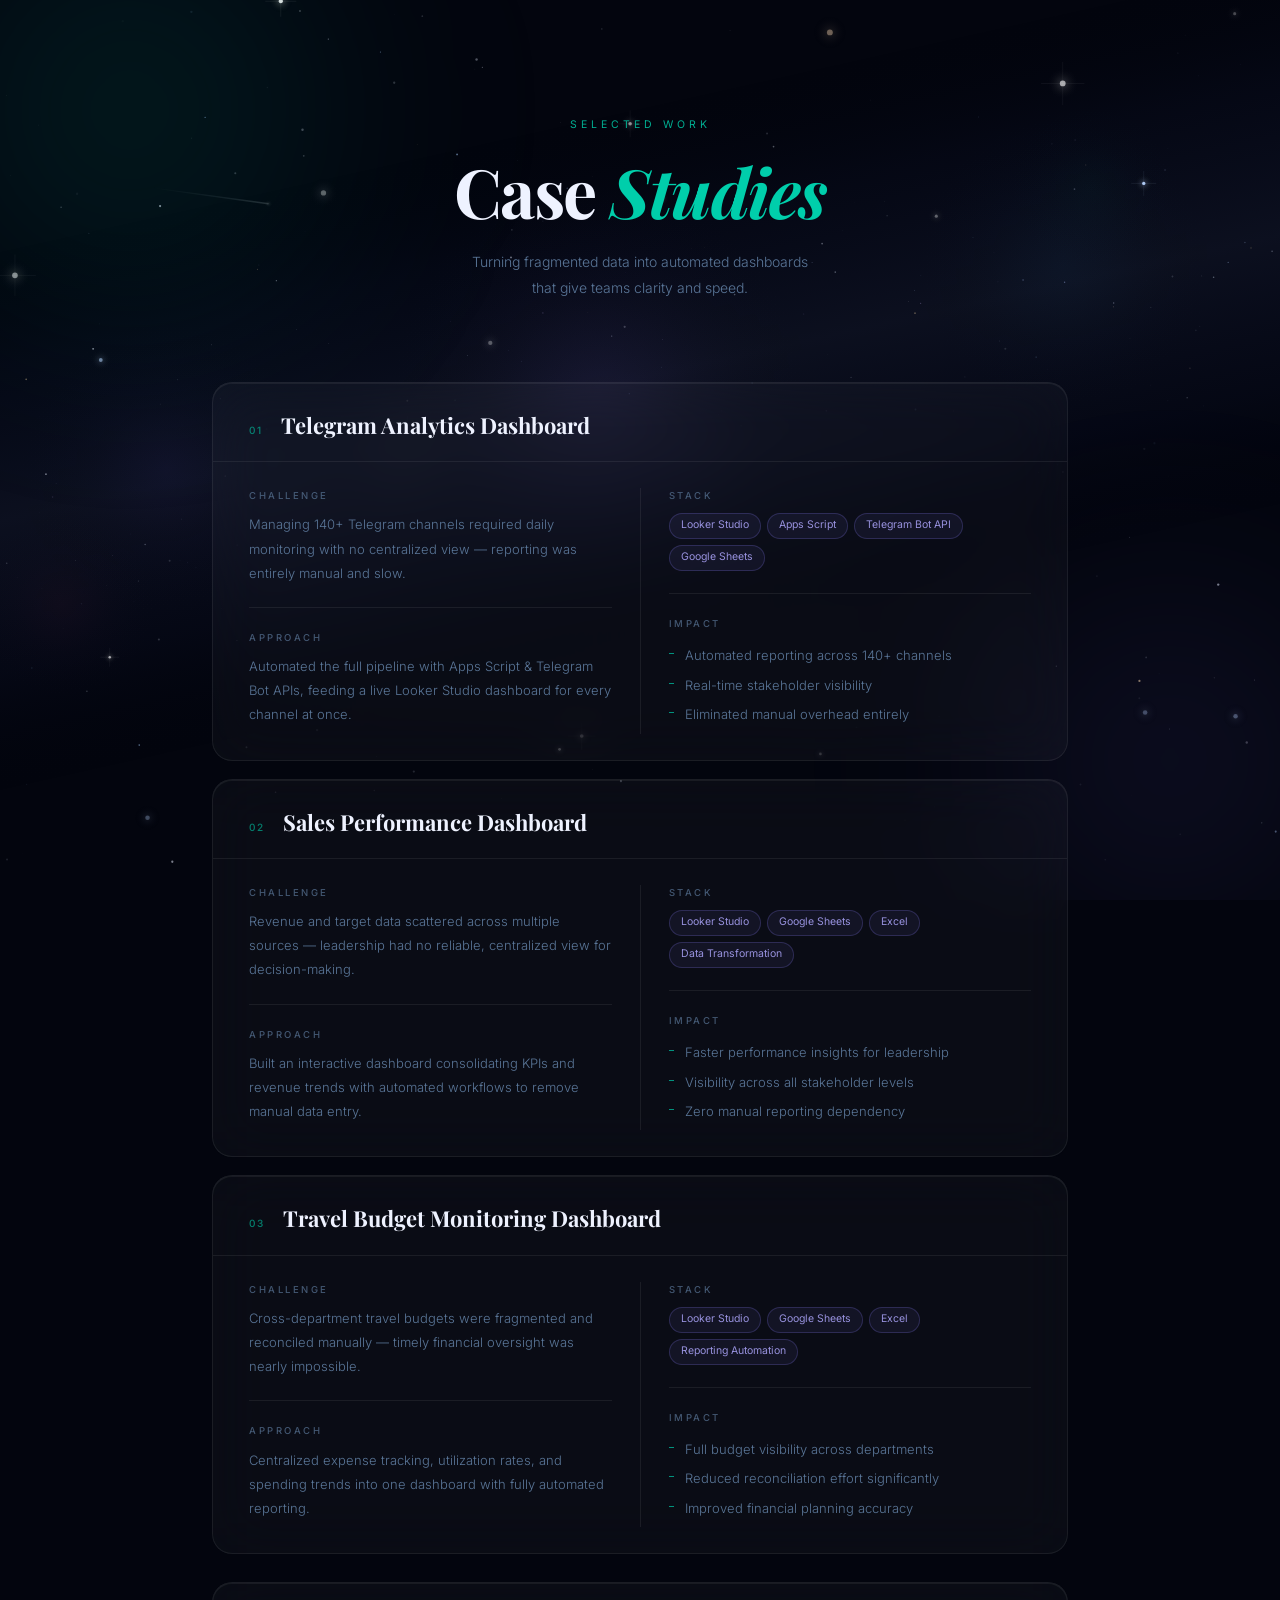
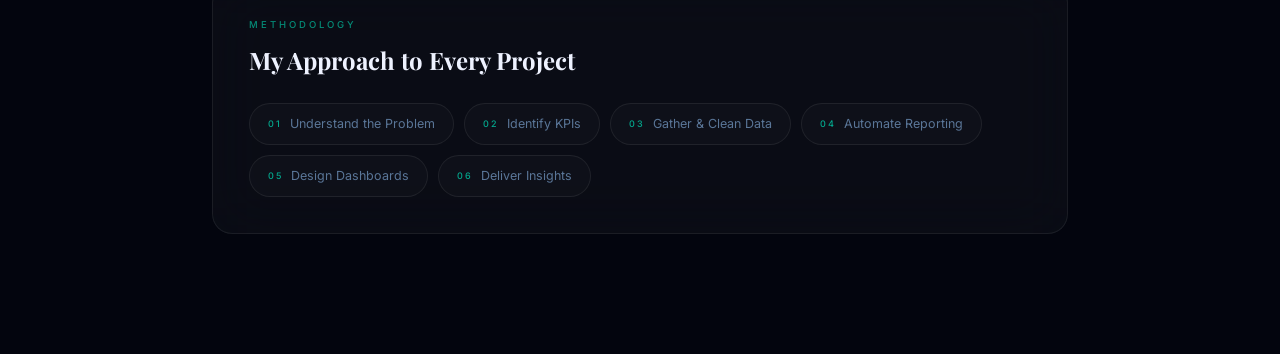
<file: casestudy.html>
<!DOCTYPE html>
<html lang="en">
<head>
  <meta charset="UTF-8">
  <meta name="viewport" content="width=device-width, initial-scale=1.0">
  <title>Case Studies</title>
  <link href="https://fonts.googleapis.com/css2?family=Playfair+Display:ital,wght@0,700;1,400&family=Inter:wght@300;400;500&display=swap" rel="stylesheet">

  <style>
    *, *::before, *::after { box-sizing: border-box; margin: 0; padding: 0; }

    :root {
      --bg:         #03050E;
      --teal:       #00CEAB;
      --violet:     #8B7FFF;
      --text:       #EEF2FF;
      --sub:        #5A7698;
      --glass-bg:   rgba(255,255,255,0.03);
      --glass-bdr:  rgba(255,255,255,0.07);
      --glass-hov:  rgba(255,255,255,0.055);
      --ff-display: 'Playfair Display', Georgia, serif;
      --ff-body:    'Inter', system-ui, sans-serif;
    }

    body {
      background: var(--bg);
      color: var(--text);
      font-family: var(--ff-body);
      line-height: 1.6;
      -webkit-font-smoothing: antialiased;
      overflow-x: hidden;
    }

    /* ── Galaxy canvas — lowest layer ── */
    #cosmos {
      position: fixed;
      inset: 0;
      width: 100%; height: 100%;
      z-index: 0;
      pointer-events: none;
    }

    /* ── CSS nebula orbs — above canvas ── */
    .orbs {
      position: fixed;
      inset: 0;
      pointer-events: none;
      z-index: 1;
      overflow: hidden;
    }
    .orb {
      position: absolute;
      border-radius: 50%;
      filter: blur(110px);
    }
    .orb-a {
      width: 560px; height: 560px;
      background: radial-gradient(circle, rgba(0,206,171,0.16), transparent 68%);
      top: -170px; left: -150px;
      animation: floatA 26s ease-in-out infinite alternate;
    }
    .orb-b {
      width: 460px; height: 460px;
      background: radial-gradient(circle, rgba(139,127,255,0.14), transparent 68%);
      bottom: -90px; right: -120px;
      animation: floatB 22s ease-in-out infinite alternate;
    }
    @keyframes floatA { to { transform: translate(60px, 95px) scale(1.1); } }
    @keyframes floatB { to { transform: translate(-48px, -72px) scale(1.08); } }

    /* ── Section ── */
    .cs {
      position: relative;
      z-index: 2;
      max-width: 920px;
      margin: 0 auto;
      padding: 110px 32px 120px;
    }

    /* ── Header ── */
    .cs-header { text-align: center; margin-bottom: 80px; }
    .cs-eyebrow {
      display: inline-block;
      font-size: 10.5px; letter-spacing: 4px;
      text-transform: uppercase;
      color: var(--teal); font-weight: 400;
      margin-bottom: 22px; opacity: 0.85;
    }
    .cs-h2 {
      font-family: var(--ff-display);
      font-size: clamp(44px, 7vw, 68px);
      font-weight: 700; line-height: 1.04; letter-spacing: -1.5px;
    }
    .cs-h2 em { font-style: italic; color: var(--teal); }
    .cs-desc {
      margin-top: 22px; font-size: 14px; color: var(--sub);
      max-width: 340px; margin-inline: auto;
      font-weight: 300; line-height: 1.9;
    }

    /* ── Cards ── */
    .cs-grid { display: flex; flex-direction: column; gap: 18px; margin-bottom: 28px; }

    .cs-card {
      background: var(--glass-bg);
      backdrop-filter: blur(28px);
      -webkit-backdrop-filter: blur(28px);
      border: 1px solid var(--glass-bdr);
      border-radius: 20px;
      box-shadow: inset 0 1px 0 rgba(255,255,255,0.06);
      overflow: hidden;
      opacity: 0; transform: translateY(28px);
      transition: opacity .6s ease, transform .6s cubic-bezier(.22,1,.36,1);
    }
    .cs-card.in-view { opacity: 1; transform: translateY(0); }
    .cs-card:hover {
      background: var(--glass-hov);
      border-color: rgba(0,206,171,0.22);
      box-shadow: inset 0 1px 0 rgba(255,255,255,0.09),
                  0 28px 72px rgba(0,0,0,0.55),
                  0 0 0 1px rgba(0,206,171,0.05);
      transform: translateY(-5px);
      transition: all .38s cubic-bezier(.22,1,.36,1);
    }
    .cs-card.in-view:hover { opacity: 1; }

    .cs-card-head {
      padding: 28px 36px 22px;
      border-bottom: 1px solid var(--glass-bdr);
      display: flex; align-items: baseline; gap: 18px;
    }
    .cs-num { font-size: 10px; letter-spacing: 2px; color: var(--teal); font-weight: 500; opacity: .6; flex-shrink: 0; }
    .cs-title { font-family: var(--ff-display); font-size: clamp(18px,2.5vw,22px); font-weight: 700; line-height: 1.3; }

    .cs-body { display: grid; grid-template-columns: 1fr 1px 1fr; }
    .cs-sep { background: var(--glass-bdr); margin: 26px 0; }
    .cs-col { padding: 26px 36px 30px; }
    .cs-col-l { padding-right: 28px; }
    .cs-col-r { padding-left: 28px; }
    .cs-row + .cs-row { margin-top: 22px; padding-top: 22px; border-top: 1px solid var(--glass-bdr); }

    .cs-label { font-size: 9.5px; letter-spacing: 2.5px; text-transform: uppercase; color: var(--sub); font-weight: 500; margin-bottom: 9px; opacity: .72; }
    .cs-text  { font-size: 13px; color: var(--sub); line-height: 1.85; font-weight: 300; }

    .cs-tools { display: flex; flex-wrap: wrap; gap: 6px; margin-top: 10px; }
    .cs-badge {
      font-size: 10.5px; padding: 3px 11px 4px;
      border-radius: 100px;
      border: 1px solid rgba(139,127,255,0.22);
      background: rgba(139,127,255,0.07);
      color: rgba(175,168,255,0.85);
      font-weight: 400; transition: all .2s;
    }
    .cs-card:hover .cs-badge { border-color: rgba(139,127,255,0.36); background: rgba(139,127,255,0.13); }

    .cs-impact { list-style: none; margin-top: 10px; }
    .cs-impact li { font-size: 13px; color: var(--sub); padding: 4px 0 4px 16px; position: relative; line-height: 1.65; font-weight: 300; }
    .cs-impact li::before { content: ''; position: absolute; left: 0; top: 12px; width: 5px; height: 1px; background: var(--teal); opacity: .7; }

    /* ── Methodology ── */
    .cs-method {
      background: var(--glass-bg);
      backdrop-filter: blur(28px); -webkit-backdrop-filter: blur(28px);
      border: 1px solid var(--glass-bdr); border-radius: 20px;
      box-shadow: inset 0 1px 0 rgba(255,255,255,0.06);
      padding: 34px 36px 36px;
    }
    .cs-method-eye { font-size: 9.5px; letter-spacing: 3px; text-transform: uppercase; color: var(--teal); font-weight: 500; opacity: .65; margin-bottom: 8px; }
    .cs-method-title { font-family: var(--ff-display); font-size: clamp(19px,2.5vw,24px); font-weight: 700; margin-bottom: 24px; }
    .cs-steps { display: flex; flex-wrap: wrap; gap: 10px; }
    .cs-step {
      display: inline-flex; align-items: center; gap: 9px;
      padding: 10px 18px; border: 1px solid var(--glass-bdr);
      border-radius: 100px; background: rgba(255,255,255,0.018);
      cursor: default; transition: all .22s;
    }
    .cs-step:hover { border-color: rgba(0,206,171,0.28); background: rgba(0,206,171,0.05); }
    .cs-step-n { font-size: 9px; letter-spacing: 1.5px; color: var(--teal); font-weight: 500; opacity: .8; }
    .cs-step-t { font-size: 12.5px; color: var(--sub); font-weight: 400; }

    /* ── Responsive ── */
    @media (max-width: 720px) {
      .cs { padding: 80px 22px 90px; }
      .cs-card-head { padding: 24px 26px 20px; flex-direction: column; gap: 3px; }
      .cs-body { grid-template-columns: 1fr; }
      .cs-sep { display: none; }
      .cs-col { padding: 22px 26px; }
      .cs-col-l { border-bottom: 1px solid var(--glass-bdr); padding-bottom: 22px; }
      .cs-col-r { padding-top: 22px; }
      .cs-method { padding: 28px 24px 30px; }
    }
    @media (prefers-reduced-motion: reduce) {
      .orb { animation: none !important; }
      .cs-card { opacity: 1; transform: none; transition: none; }
      #cosmos { display: none; }
    }
  </style>
</head>
<body>

<!-- Layer 0: Galaxy canvas -->
<canvas id="cosmos" aria-hidden="true"></canvas>

<!-- Layer 1: Large CSS nebula blobs -->
<div class="orbs" aria-hidden="true">
  <div class="orb orb-a"></div>
  <div class="orb orb-b"></div>
</div>

<!-- Layer 2: Content -->
<section class="cs" id="case-studies">

  <header class="cs-header">
    <span class="cs-eyebrow">Selected Work</span>
    <h2 class="cs-h2">Case <em>Studies</em></h2>
    <p class="cs-desc">Turning fragmented data into automated dashboards that give teams clarity and speed.</p>
  </header>

  <div class="cs-grid">

    <article class="cs-card">
      <div class="cs-card-head">
        <span class="cs-num">01</span>
        <h3 class="cs-title">Telegram Analytics Dashboard</h3>
      </div>
      <div class="cs-body">
        <div class="cs-col cs-col-l">
          <div class="cs-row">
            <p class="cs-label">Challenge</p>
            <p class="cs-text">Managing 140+ Telegram channels required daily monitoring with no centralized view — reporting was entirely manual and slow.</p>
          </div>
          <div class="cs-row">
            <p class="cs-label">Approach</p>
            <p class="cs-text">Automated the full pipeline with Apps Script & Telegram Bot APIs, feeding a live Looker Studio dashboard for every channel at once.</p>
          </div>
        </div>
        <div class="cs-sep" aria-hidden="true"></div>
        <div class="cs-col cs-col-r">
          <div class="cs-row">
            <p class="cs-label">Stack</p>
            <div class="cs-tools">
              <span class="cs-badge">Looker Studio</span>
              <span class="cs-badge">Apps Script</span>
              <span class="cs-badge">Telegram Bot API</span>
              <span class="cs-badge">Google Sheets</span>
            </div>
          </div>
          <div class="cs-row">
            <p class="cs-label">Impact</p>
            <ul class="cs-impact">
              <li>Automated reporting across 140+ channels</li>
              <li>Real-time stakeholder visibility</li>
              <li>Eliminated manual overhead entirely</li>
            </ul>
          </div>
        </div>
      </div>
    </article>

    <article class="cs-card">
      <div class="cs-card-head">
        <span class="cs-num">02</span>
        <h3 class="cs-title">Sales Performance Dashboard</h3>
      </div>
      <div class="cs-body">
        <div class="cs-col cs-col-l">
          <div class="cs-row">
            <p class="cs-label">Challenge</p>
            <p class="cs-text">Revenue and target data scattered across multiple sources — leadership had no reliable, centralized view for decision-making.</p>
          </div>
          <div class="cs-row">
            <p class="cs-label">Approach</p>
            <p class="cs-text">Built an interactive dashboard consolidating KPIs and revenue trends with automated workflows to remove manual data entry.</p>
          </div>
        </div>
        <div class="cs-sep" aria-hidden="true"></div>
        <div class="cs-col cs-col-r">
          <div class="cs-row">
            <p class="cs-label">Stack</p>
            <div class="cs-tools">
              <span class="cs-badge">Looker Studio</span>
              <span class="cs-badge">Google Sheets</span>
              <span class="cs-badge">Excel</span>
              <span class="cs-badge">Data Transformation</span>
            </div>
          </div>
          <div class="cs-row">
            <p class="cs-label">Impact</p>
            <ul class="cs-impact">
              <li>Faster performance insights for leadership</li>
              <li>Visibility across all stakeholder levels</li>
              <li>Zero manual reporting dependency</li>
            </ul>
          </div>
        </div>
      </div>
    </article>

    <article class="cs-card">
      <div class="cs-card-head">
        <span class="cs-num">03</span>
        <h3 class="cs-title">Travel Budget Monitoring Dashboard</h3>
      </div>
      <div class="cs-body">
        <div class="cs-col cs-col-l">
          <div class="cs-row">
            <p class="cs-label">Challenge</p>
            <p class="cs-text">Cross-department travel budgets were fragmented and reconciled manually — timely financial oversight was nearly impossible.</p>
          </div>
          <div class="cs-row">
            <p class="cs-label">Approach</p>
            <p class="cs-text">Centralized expense tracking, utilization rates, and spending trends into one dashboard with fully automated reporting.</p>
          </div>
        </div>
        <div class="cs-sep" aria-hidden="true"></div>
        <div class="cs-col cs-col-r">
          <div class="cs-row">
            <p class="cs-label">Stack</p>
            <div class="cs-tools">
              <span class="cs-badge">Looker Studio</span>
              <span class="cs-badge">Google Sheets</span>
              <span class="cs-badge">Excel</span>
              <span class="cs-badge">Reporting Automation</span>
            </div>
          </div>
          <div class="cs-row">
            <p class="cs-label">Impact</p>
            <ul class="cs-impact">
              <li>Full budget visibility across departments</li>
              <li>Reduced reconciliation effort significantly</li>
              <li>Improved financial planning accuracy</li>
            </ul>
          </div>
        </div>
      </div>
    </article>

  </div>

  <div class="cs-method">
    <p class="cs-method-eye">Methodology</p>
    <h3 class="cs-method-title">My Approach to Every Project</h3>
    <div class="cs-steps">
      <div class="cs-step"><span class="cs-step-n">01</span><span class="cs-step-t">Understand the Problem</span></div>
      <div class="cs-step"><span class="cs-step-n">02</span><span class="cs-step-t">Identify KPIs</span></div>
      <div class="cs-step"><span class="cs-step-n">03</span><span class="cs-step-t">Gather &amp; Clean Data</span></div>
      <div class="cs-step"><span class="cs-step-n">04</span><span class="cs-step-t">Automate Reporting</span></div>
      <div class="cs-step"><span class="cs-step-n">05</span><span class="cs-step-t">Design Dashboards</span></div>
      <div class="cs-step"><span class="cs-step-n">06</span><span class="cs-step-t">Deliver Insights</span></div>
    </div>
  </div>

</section>

<script>
/* ================================================================
   GALAXY RENDERER
   Layers (back → front):
   1. Milky Way band glow  — soft diagonal luminous haze
   2. Nebula colour patches — radial blobs tinted rose/teal/blue
   3. Band stars            — dense Gaussian cluster along the band
   4. Background stars      — scattered field, soft twinkle
   5. Bright stars          — halos + optional diffraction spikes
   6. Shooting star          — rare streak event
================================================================ */

const cvs = document.getElementById('cosmos');
const cx  = cvs.getContext('2d');
let W, H;

/* ── Tunables ── */
const BAND_ANGLE = -0.22;                     // radians — diagonal tilt
const cosB = Math.cos(BAND_ANGLE);
const sinB = Math.sin(BAND_ANGLE);

/* ── Star stores ── */
let bgStars = [], bandStars = [], brightStars = [];

/* ── Shooting star state ── */
let shooter = null, nextShot = 0;

/* ── Box-Muller gaussian ── */
function gauss() {
  let u, v;
  do { u = Math.random(); } while (!u);
  do { v = Math.random(); } while (!v);
  return Math.sqrt(-2 * Math.log(u)) * Math.cos(2 * Math.PI * v);
}

/* ── Colour pickers ── */
function pickBandColor() {
  const r = Math.random();
  if (r < 0.28) return '#b0c8ff';  // blue-white
  if (r < 0.46) return '#d0b8ff';  // violet-tinged
  if (r < 0.56) return '#ffd4c0';  // warm yellow
  return '#dde8ff';
}
function pickBgColor() {
  const r = Math.random();
  if (r < 0.12) return '#aaceff';
  if (r < 0.22) return '#ffddaa';
  return '#e8eeff';
}

/* ── Build all stars on resize ── */
function buildStars() {
  bgStars    = [];
  bandStars  = [];
  brightStars= [];

  const bCX = W * 0.5, bCY = H * 0.42;
  const sigma   = H * 0.19;
  const bandLen = Math.hypot(W, H) * 1.65;

  /* Background scatter */
  const N = Math.min(260, (W * H / 6200) | 0);
  for (let i = 0; i < N; i++) {
    bgStars.push({
      x: Math.random() * W,
      y: Math.random() * H,
      r: 0.22 + Math.random() * 1.0,
      base: 0.10 + Math.random() * 0.50,
      ph: Math.random() * 6.28,
      sp: 0.002 + Math.random() * 0.007,
      col: pickBgColor()
    });
  }

  /* Milky Way band — Gaussian perpendicular spread */
  const M = Math.min(720, (W * H / 2100) | 0);
  for (let i = 0; i < M; i++) {
    const along = (Math.random() - 0.5) * bandLen;
    const perp  = gauss() * sigma;
    const dens  = Math.exp(-(perp * perp) / (2 * sigma * sigma * 0.28));
    bandStars.push({
      x: bCX + cosB * along - sinB * perp,
      y: bCY + sinB * along + cosB * perp,
      r: Math.random() * 0.85,
      base: dens * 0.40,
      ph: Math.random() * 6.28,
      sp: 0.001 + Math.random() * 0.004,
      col: pickBandColor()
    });
  }

  /* Bright highlights */
  for (let i = 0; i < 24; i++) {
    brightStars.push({
      x: Math.random() * W,
      y: Math.random() * H,
      r: 1.2 + Math.random() * 1.8,
      base: 0.45 + Math.random() * 0.55,
      ph: Math.random() * 6.28,
      sp: 0.003 + Math.random() * 0.006,
      col: Math.random() < 0.3 ? '#b8d4ff' : Math.random() < 0.2 ? '#ffddb8' : '#ffffff',
      spike: Math.random() > 0.45
    });
  }
}

function resize() {
  W = cvs.width  = window.innerWidth;
  H = cvs.height = window.innerHeight;
  buildStars();
}

/* ── Render ── */
let T = 0;

function frame() {
  requestAnimationFrame(frame);
  cx.clearRect(0, 0, W, H);
  T += 0.016;

  const bCX = W * 0.5, bCY = H * 0.42;

  /* 1 ── Milky Way band glow */
  cx.save();
  cx.translate(bCX, bCY);
  cx.rotate(BAND_ANGLE);
  const hw = H * 0.30, hl = Math.hypot(W, H) * 0.96;
  const bandGrd = cx.createLinearGradient(0, -hw, 0, hw);
  bandGrd.addColorStop(0,    'rgba(0,0,0,0)');
  bandGrd.addColorStop(0.22, 'rgba(90,115,230,0.032)');
  bandGrd.addColorStop(0.5,  'rgba(140,165,255,0.072)');
  bandGrd.addColorStop(0.78, 'rgba(90,115,230,0.032)');
  bandGrd.addColorStop(1,    'rgba(0,0,0,0)');
  cx.fillStyle = bandGrd;
  cx.fillRect(-hl, -hw, hl * 2, hw * 2);
  cx.restore();

  /* 2 ── Nebula colour patches */
  const L = Math.hypot(W, H) * 1.4;
  const patches = [
    { t:-0.52, p:  25, r:H*0.19, rgb:[70,90,220],  a:0.058 },  // far blue
    { t:-0.22, p: -15, r:H*0.17, rgb:[100,75,210],  a:0.065 },  // violet arm
    { t:-0.02, p:   8, r:H*0.24, rgb:[130,100,220], a:0.095, ph:1.2 }, // galactic core
    { t: 0.20, p: -18, r:H*0.17, rgb:[50,130,195],  a:0.055 },  // blue-green arm
    { t: 0.50, p:  12, r:H*0.15, rgb:[70,90,215],   a:0.050 },  // far edge
    { t:-0.28, p:  95, r:H*0.11, rgb:[210,65,125],  a:0.040, ph:2.0 }, // rose nebula
    { t: 0.22, p: -88, r:H*0.10, rgb:[0,185,150],   a:0.038, ph:3.5 }, // teal cluster
    { t:-0.44, p:-100, r:H*0.09, rgb:[160,75,200],  a:0.032, ph:0.7 }, // violet wisp
  ];
  for (const p of patches) {
    const pulse = p.ph !== undefined
      ? 0.78 + 0.22 * Math.sin(T * 0.12 + p.ph)
      : 1;
    const px = bCX + cosB * p.t * L - sinB * p.p;
    const py = bCY + sinB * p.t * L + cosB * p.p;
    const [r,g,b] = p.rgb;
    const grd = cx.createRadialGradient(px, py, 0, px, py, p.r);
    grd.addColorStop(0,   `rgba(${r},${g},${b},${(p.a * pulse).toFixed(3)})`);
    grd.addColorStop(0.45,`rgba(${r},${g},${b},${(p.a * pulse * 0.32).toFixed(3)})`);
    grd.addColorStop(1,   'rgba(0,0,0,0)');
    cx.fillStyle = grd;
    cx.fillRect(0, 0, W, H);
  }

  /* 3 ── Band stars */
  for (const s of bandStars) {
    const a = s.base * (0.52 + 0.48 * Math.sin(s.ph + T * s.sp));
    if (a < 0.022) continue;
    cx.globalAlpha = a;
    cx.fillStyle = s.col;
    cx.beginPath();
    cx.arc(s.x, s.y, s.r, 0, 6.283);
    cx.fill();
  }

  /* 4 ── Background stars */
  for (const s of bgStars) {
    const a = s.base * (0.48 + 0.52 * Math.sin(s.ph + T * s.sp));
    cx.globalAlpha = a;
    cx.fillStyle = s.col;
    cx.beginPath();
    cx.arc(s.x, s.y, s.r, 0, 6.283);
    cx.fill();
  }

  /* 5 ── Bright stars with halos + spikes */
  for (const s of brightStars) {
    const a = s.base * (0.68 + 0.32 * Math.sin(s.ph + T * s.sp));

    /* soft halo */
    const halo = cx.createRadialGradient(s.x, s.y, 0, s.x, s.y, s.r * 5.5);
    halo.addColorStop(0, s.col);
    halo.addColorStop(1, 'rgba(0,0,0,0)');
    cx.globalAlpha = a * 0.26;
    cx.fillStyle = halo;
    cx.fillRect(s.x - s.r*6, s.y - s.r*6, s.r*12, s.r*12);

    /* core */
    cx.globalAlpha = a;
    cx.fillStyle = s.col;
    cx.beginPath();
    cx.arc(s.x, s.y, s.r, 0, 6.283);
    cx.fill();

    /* diffraction spikes */
    if (s.spike && a > 0.48) {
      const sp = s.r * 7.5;
      cx.globalAlpha = a * 0.16;
      cx.strokeStyle = s.col;
      cx.lineWidth = 0.5;
      cx.beginPath();
      cx.moveTo(s.x - sp, s.y); cx.lineTo(s.x + sp, s.y);
      cx.moveTo(s.x, s.y - sp); cx.lineTo(s.x, s.y + sp);
      cx.stroke();
    }
  }

  /* 6 ── Shooting star */
  const now = performance.now();
  if (!shooter && now > nextShot) {
    shooter = {
      x: W * 0.08 + Math.random() * W * 0.62,
      y: H * 0.04 + Math.random() * H * 0.28,
      vx: 5.5 + Math.random() * 7.5,
      vy: 1.5 + Math.random() * 3.2,
      trail: 88 + Math.random() * 70,
      life: 0,
      max:  50 + (Math.random() * 38) | 0
    };
  }
  if (shooter) {
    shooter.life++;
    const prog = shooter.life / shooter.max;
    const fade = Math.sin(prog * Math.PI);
    const spd  = Math.hypot(shooter.vx, shooter.vy);
    const x2   = shooter.x + shooter.vx * shooter.life;
    const y2   = shooter.y + shooter.vy * shooter.life;
    const x1   = x2 - (shooter.vx / spd) * shooter.trail;
    const y1   = y2 - (shooter.vy / spd) * shooter.trail;

    const sg = cx.createLinearGradient(x1, y1, x2, y2);
    sg.addColorStop(0, 'rgba(210,230,255,0)');
    sg.addColorStop(0.7, `rgba(220,238,255,${(fade * 0.55).toFixed(3)})`);
    sg.addColorStop(1, `rgba(240,248,255,${(fade * 0.92).toFixed(3)})`);

    cx.globalAlpha = 1;
    cx.beginPath();
    cx.moveTo(x1, y1);
    cx.lineTo(x2, y2);
    cx.strokeStyle = sg;
    cx.lineWidth = 1.4;
    cx.stroke();

    /* tiny head glow */
    cx.globalAlpha = fade * 0.6;
    const hg = cx.createRadialGradient(x2, y2, 0, x2, y2, 4);
    hg.addColorStop(0, 'rgba(240,248,255,1)');
    hg.addColorStop(1, 'rgba(0,0,0,0)');
    cx.fillStyle = hg;
    cx.fillRect(x2-4, y2-4, 8, 8);

    if (shooter.life >= shooter.max) {
      shooter = null;
      nextShot = performance.now() + 5000 + Math.random() * 9000;
    }
  }

  cx.globalAlpha = 1;
}

window.addEventListener('resize', resize);
resize();
nextShot = performance.now() + 2800;
frame();

/* ── Card scroll entrance (staggered) ── */
const cards = document.querySelectorAll('.cs-card');
const obs = new IntersectionObserver(entries => {
  entries.forEach(e => {
    if (e.isIntersecting) {
      const i = [...cards].indexOf(e.target);
      setTimeout(() => e.target.classList.add('in-view'), i * 90);
      obs.unobserve(e.target);
    }
  });
}, { threshold: 0.06 });
cards.forEach(c => obs.observe(c));
</script>

</body>
</html>
</file>
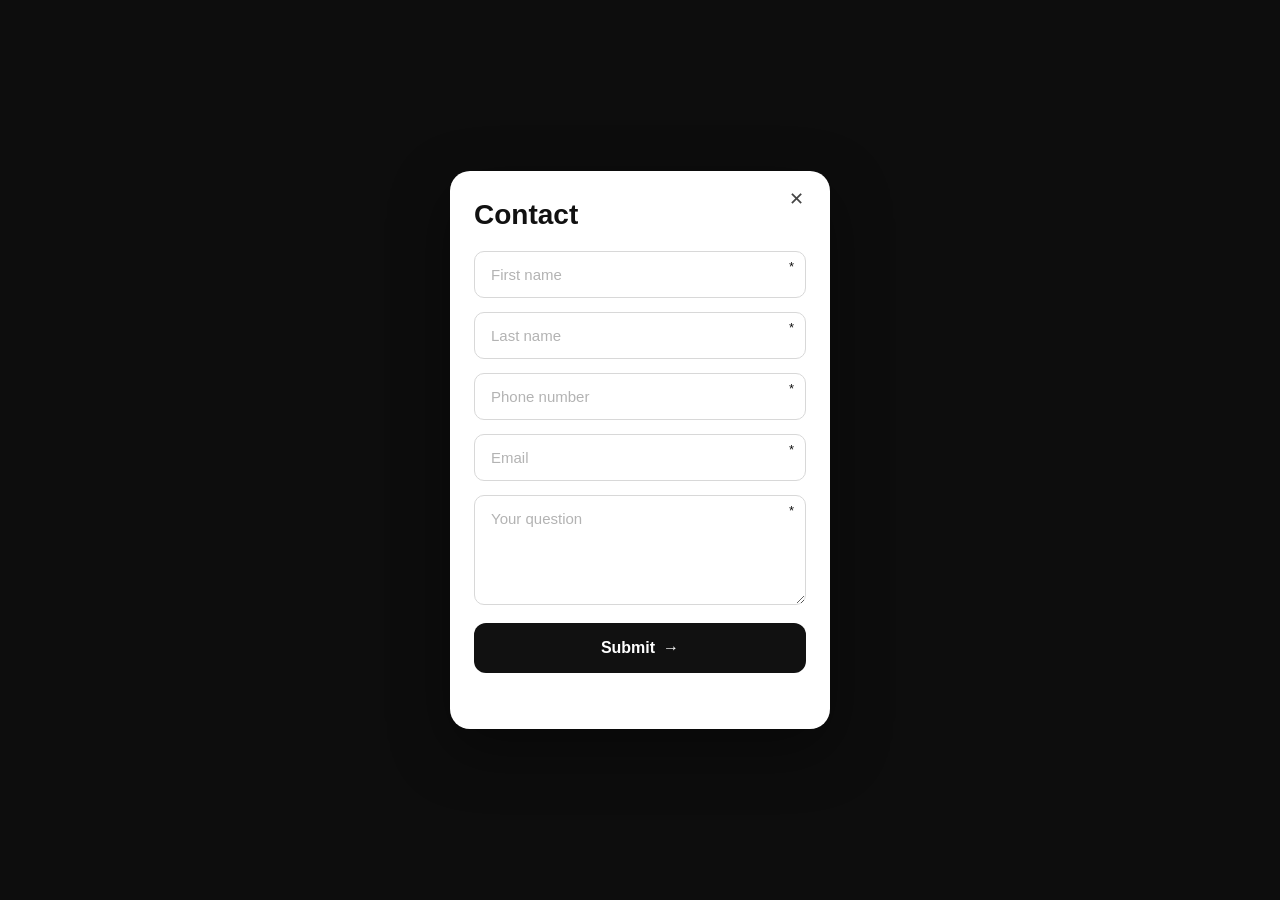
<file: contact.html>
<!DOCTYPE html>
<html lang="en">
<head>
<meta charset="UTF-8">
<meta name="viewport" content="width=device-width, initial-scale=1.0">
<title>Contact</title>
<style>
  * { box-sizing: border-box; }

  body {
    margin: 0;
    min-height: 100vh;
    display: flex;
    align-items: center;
    justify-content: center;
    background: #0d0d0d;
    font-family: -apple-system, BlinkMacSystemFont, "Segoe UI", Roboto, Helvetica, Arial, sans-serif;
    padding: 24px;
  }

  .card {
    background: #ffffff;
    width: 100%;
    max-width: 380px;
    border-radius: 20px;
    padding: 28px 24px 24px;
    position: relative;
    box-shadow: 0 20px 60px rgba(0,0,0,0.4);
  }

  .close-btn {
    position: absolute;
    top: 18px;
    right: 20px;
    background: none;
    border: none;
    font-size: 18px;
    color: #444;
    cursor: pointer;
    line-height: 1;
  }

  h1 {
    font-size: 28px;
    font-weight: 800;
    margin: 0 0 20px 0;
    color: #111;
  }

  .field {
    position: relative;
    margin-bottom: 14px;
  }

  .field .asterisk {
    position: absolute;
    top: 8px;
    right: 12px;
    color: #111;
    font-size: 13px;
  }

  input, textarea {
    width: 100%;
    border: 1.5px solid #d8d8d8;
    border-radius: 10px;
    padding: 14px 16px;
    font-size: 15px;
    color: #333;
    background: #fff;
    outline: none;
    font-family: inherit;
  }

  input::placeholder, textarea::placeholder {
    color: #b3b3b3;
  }

  input:focus, textarea:focus {
    border-color: #7fb2f0;
    box-shadow: 0 0 0 3px rgba(127,178,240,0.25);
  }

  textarea {
    resize: vertical;
    min-height: 110px;
  }

  .submit-btn {
    width: 100%;
    background: #111;
    color: #fff;
    border: none;
    border-radius: 12px;
    padding: 16px;
    font-size: 16px;
    font-weight: 700;
    cursor: pointer;
    display: flex;
    align-items: center;
    justify-content: center;
    gap: 8px;
    margin-top: 6px;
    transition: background 0.2s ease, transform 0.1s ease;
  }

  .submit-btn:hover { background: #000; }
  .submit-btn:active { transform: scale(0.98); }
  .submit-btn:disabled { opacity: 0.6; cursor: not-allowed; }

  .status-msg {
    text-align: center;
    font-size: 14px;
    margin-top: 14px;
    min-height: 18px;
  }

  .status-msg.success { color: #1a7f37; }
  .status-msg.error { color: #c0392b; }
</style>
</head>
<body>

<div class="card">
  <button class="close-btn" aria-label="Close" onclick="document.querySelector('.card').style.display='none'">✕</button>
  <h1>Contact</h1>

  <form id="contactForm">
    <div class="field">
      <input type="text" id="firstName" name="firstName" placeholder="First name" required>
      <span class="asterisk">*</span>
    </div>

    <div class="field">
      <input type="text" id="lastName" name="lastName" placeholder="Last name" required>
      <span class="asterisk">*</span>
    </div>

    <div class="field">
      <input type="tel" id="phone" name="phone" placeholder="Phone number" required>
      <span class="asterisk">*</span>
    </div>

    <div class="field">
      <input type="email" id="email" name="email" placeholder="Email" required>
      <span class="asterisk">*</span>
    </div>

    <div class="field">
      <textarea id="question" name="question" placeholder="Your question" required></textarea>
      <span class="asterisk">*</span>
    </div>

    <button type="submit" class="submit-btn" id="submitBtn">
      Submit <span>&#8594;</span>
    </button>

    <div class="status-msg" id="statusMsg"></div>
  </form>
</div>

<script>
  // ⚠️ Replace this with your own Google Apps Script Web App URL (see setup instructions).
  const SCRIPT_URL = "PASTE_YOUR_GOOGLE_APPS_SCRIPT_WEB_APP_URL_HERE";

  const form = document.getElementById("contactForm");
  const submitBtn = document.getElementById("submitBtn");
  const statusMsg = document.getElementById("statusMsg");

  form.addEventListener("submit", async function (e) {
    e.preventDefault();

    statusMsg.textContent = "";
    statusMsg.className = "status-msg";
    submitBtn.disabled = true;
    submitBtn.textContent = "Sending...";

    const data = {
      firstName: document.getElementById("firstName").value,
      lastName: document.getElementById("lastName").value,
      phone: document.getElementById("phone").value,
      email: document.getElementById("email").value,
      question: document.getElementById("question").value,
      timestamp: new Date().toISOString()
    };

    try {
      await fetch(SCRIPT_URL, {
        method: "POST",
        mode: "no-cors", // Apps Script web apps don't return CORS headers by default
        headers: { "Content-Type": "application/json" },
        body: JSON.stringify(data)
      });

      // Because of no-cors mode we can't read the response,
      // so we optimistically assume success if no network error was thrown.
      statusMsg.textContent = "Thanks! Your message has been sent.";
      statusMsg.classList.add("success");
      form.reset();
    } catch (err) {
      statusMsg.textContent = "Something went wrong. Please try again.";
      statusMsg.classList.add("error");
    } finally {
      submitBtn.disabled = false;
      submitBtn.innerHTML = 'Submit <span>&#8594;</span>';
    }
  });
</script>

</body>
</html>
</file>
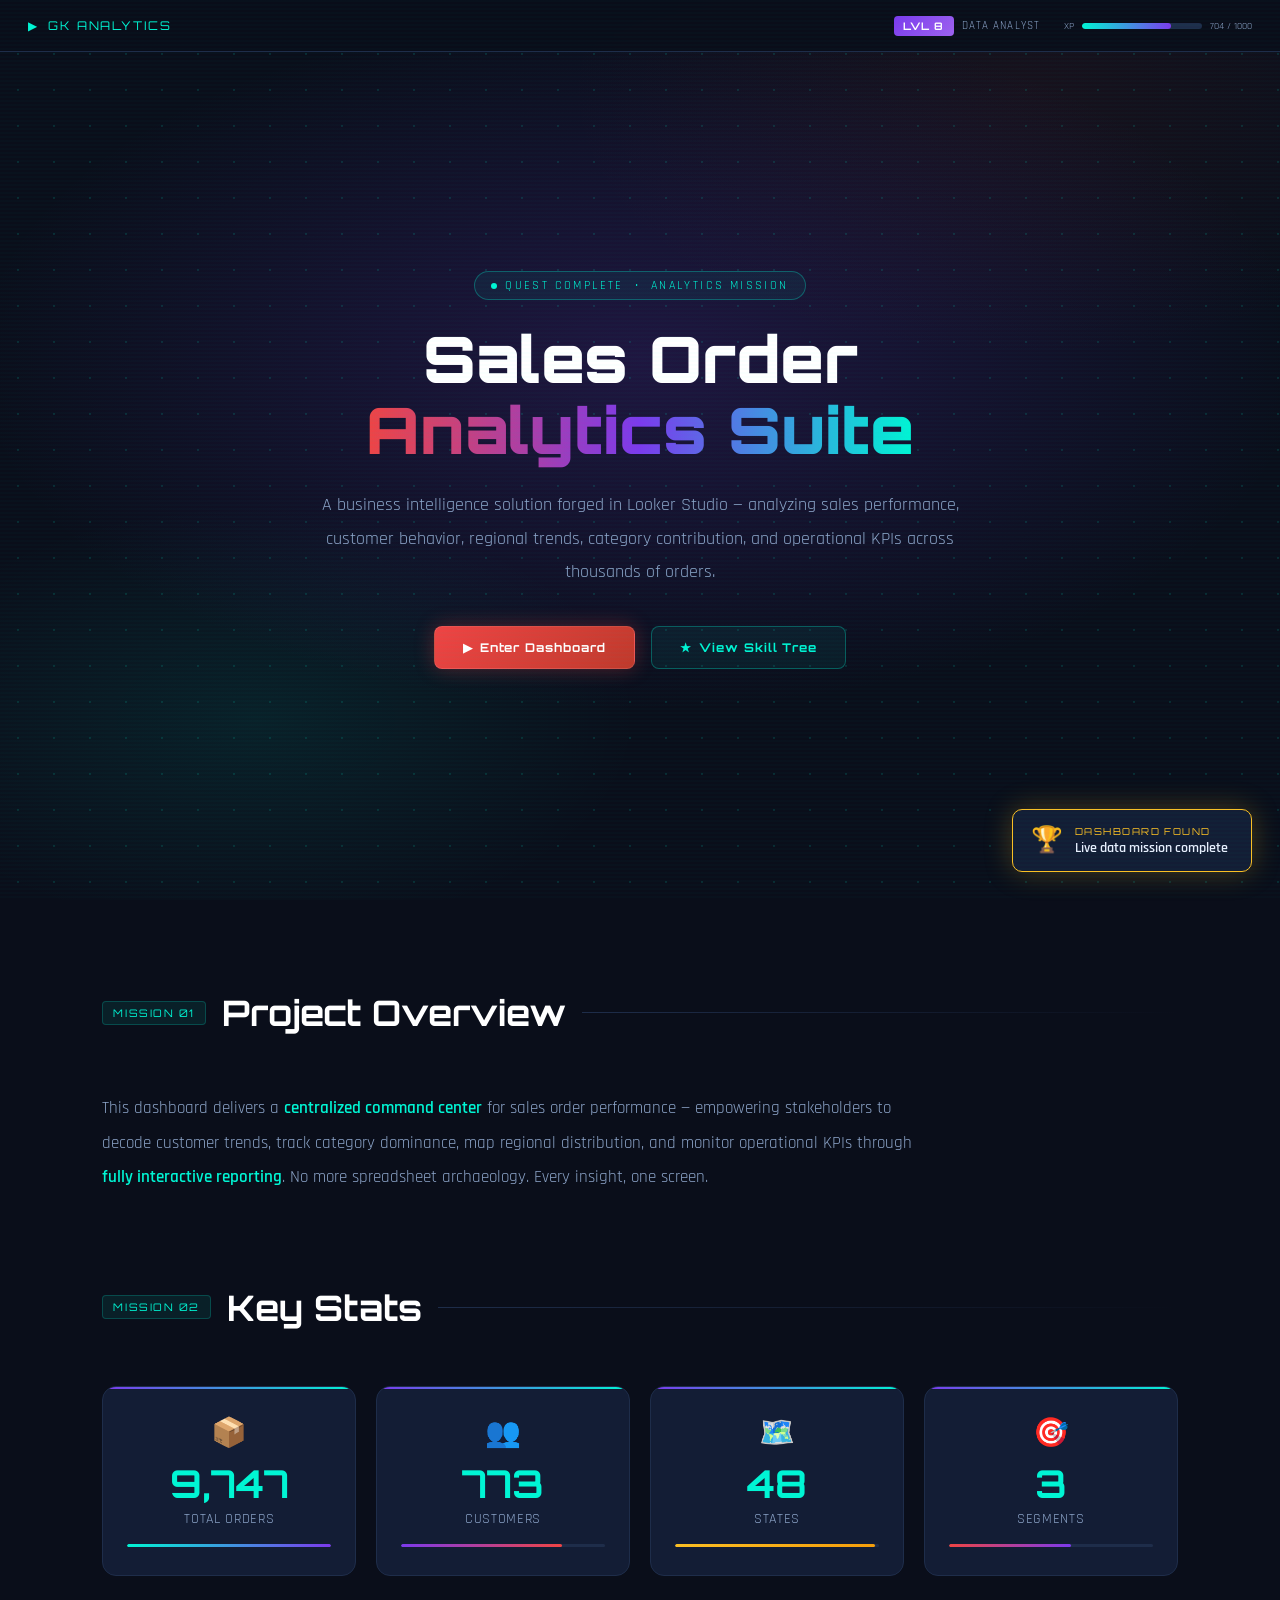
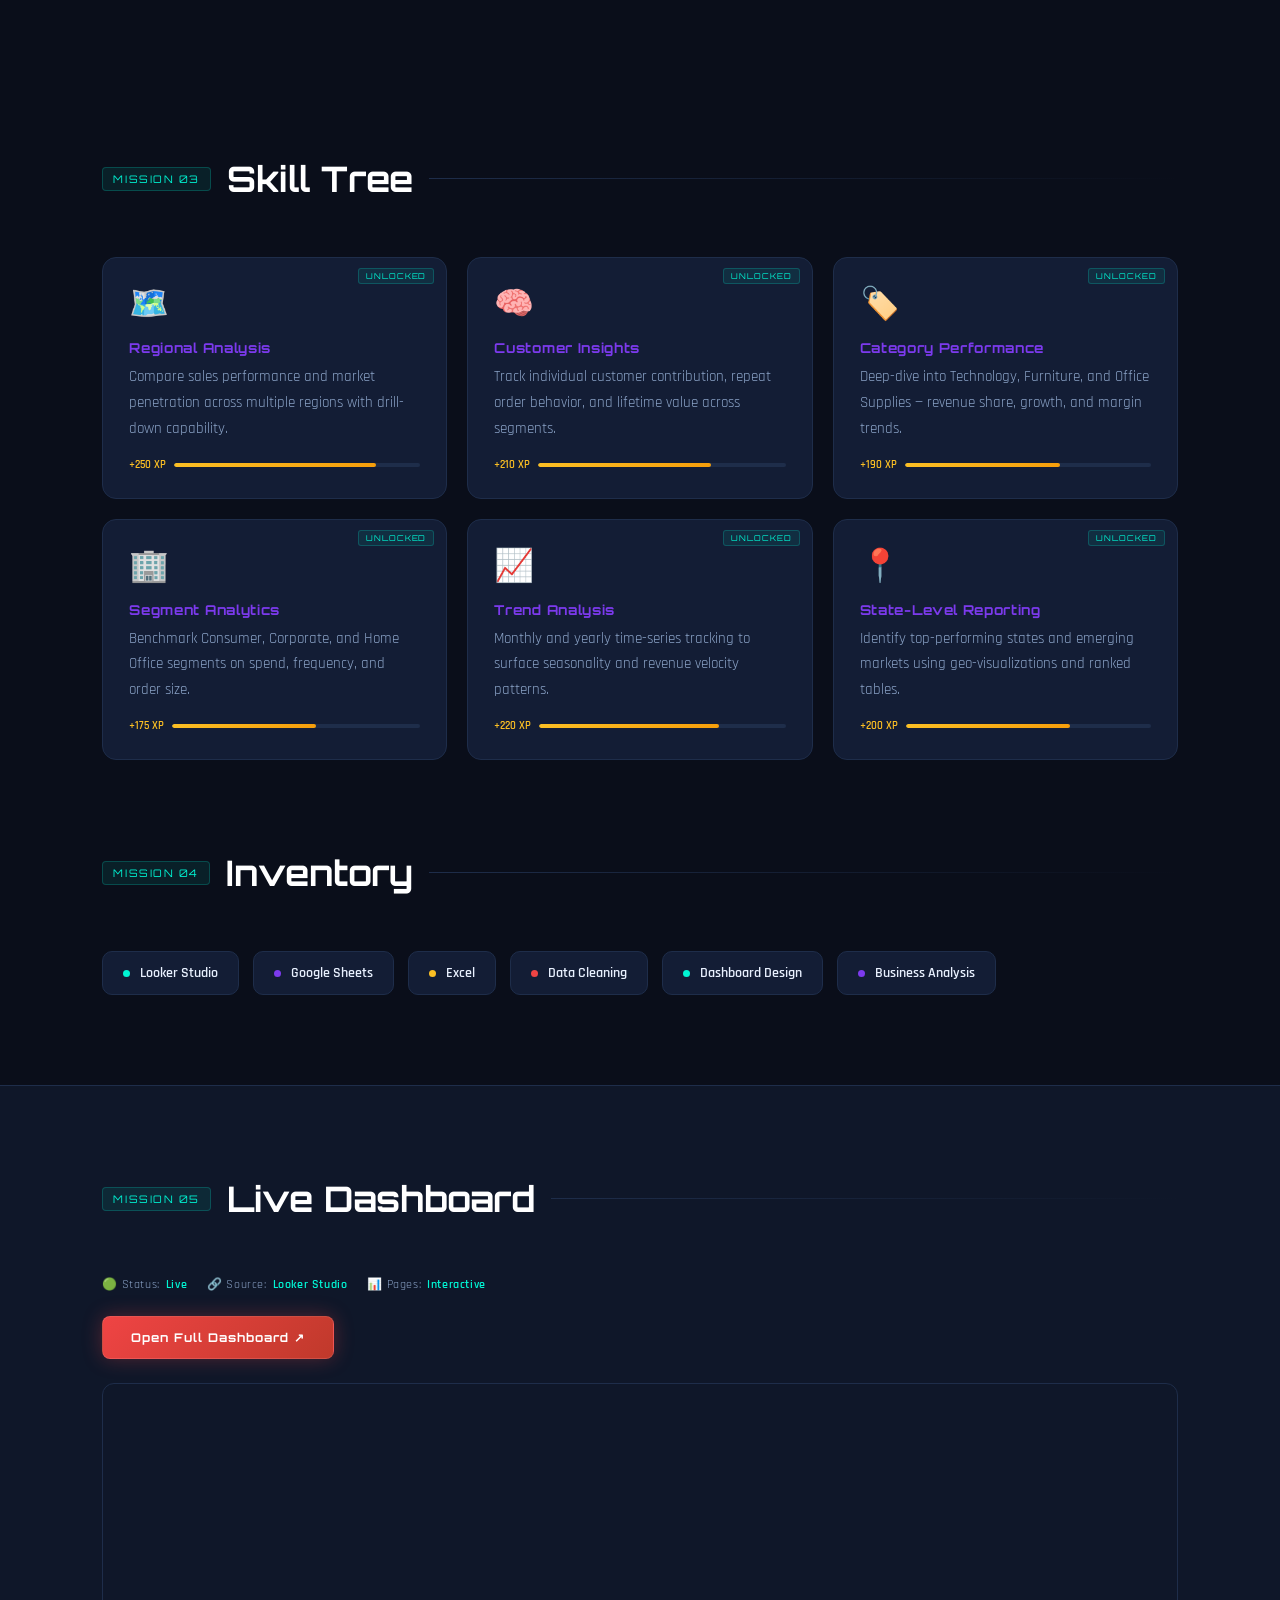
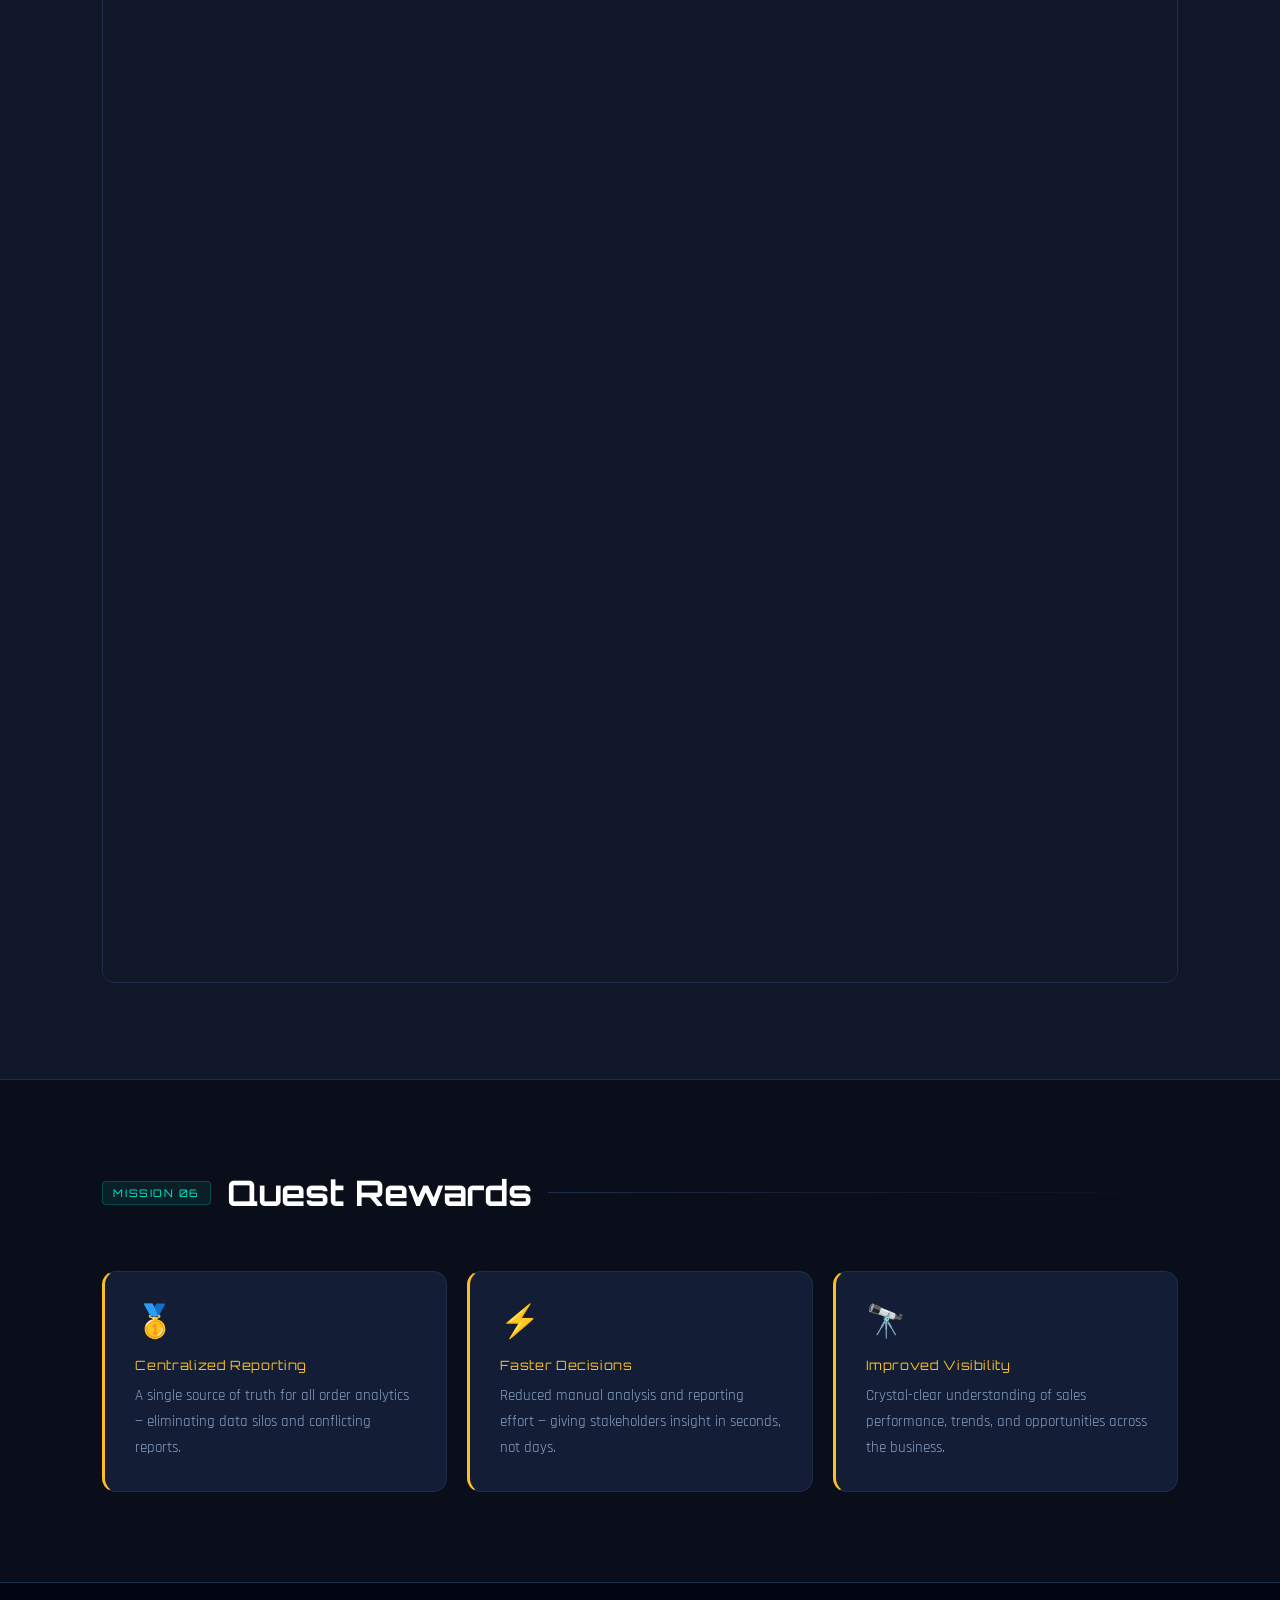
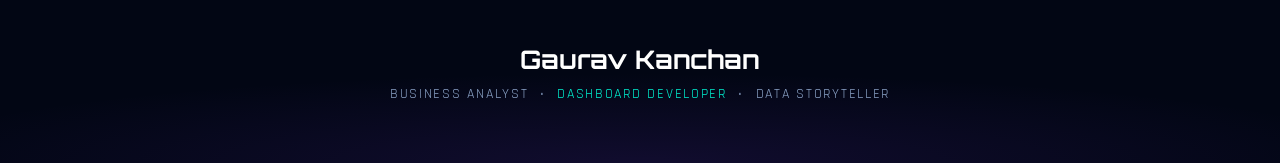
<file: project_index.html>
<!DOCTYPE html>
<html lang="en">
<head>
<meta charset="UTF-8">
<meta name="viewport" content="width=device-width, initial-scale=1.0">
<title>Sales Order Analytics Suite | Gaurav Kanchan</title>
<link href="https://fonts.googleapis.com/css2?family=Orbitron:wght@500;700;900&family=Rajdhani:wght@300;400;500;600;700&display=swap" rel="stylesheet">
<style>
:root {
  --navy:   #0a0e1a;
  --panel:  #0f1729;
  --card:   #131d35;
  --border: #1e2d4a;
  --cyan:   #00f5d4;
  --purple: #7c3aed;
  --gold:   #fbbf24;
  --red:    #ef4444;
  --dim:    #8ba3c7;
  --white:  #e8f0fe;
}

*, *::before, *::after { margin:0; padding:0; box-sizing:border-box; }

html { scroll-behavior: smooth; }

body {
  font-family: 'Rajdhani', sans-serif;
  background: var(--navy);
  color: var(--white);
  overflow-x: hidden;
}

/* ── SCANLINE OVERLAY ── */
body::before {
  content: '';
  position: fixed;
  inset: 0;
  background: repeating-linear-gradient(
    0deg,
    transparent,
    transparent 2px,
    rgba(0,245,212,.018) 2px,
    rgba(0,245,212,.018) 4px
  );
  pointer-events: none;
  z-index: 9999;
}

/* ── HUD TOP BAR ── */
.hud-bar {
  position: fixed;
  top: 0; left: 0; right: 0;
  height: 52px;
  background: rgba(10,14,26,.92);
  border-bottom: 1px solid var(--border);
  backdrop-filter: blur(8px);
  display: flex;
  align-items: center;
  justify-content: space-between;
  padding: 0 28px;
  z-index: 1000;
}

.hud-logo {
  font-family: 'Orbitron', sans-serif;
  font-size: .75rem;
  color: var(--cyan);
  letter-spacing: .15em;
  text-transform: uppercase;
}

.hud-right {
  display: flex;
  align-items: center;
  gap: 24px;
}

.hud-level {
  display: flex;
  align-items: center;
  gap: 8px;
  font-size: .7rem;
  color: var(--dim);
  letter-spacing: .1em;
}

.level-badge {
  background: linear-gradient(135deg, var(--purple), #9f61ef);
  color: #fff;
  font-family: 'Orbitron', sans-serif;
  font-size: .65rem;
  font-weight: 700;
  padding: 3px 9px;
  border-radius: 4px;
}

.xp-bar-wrap {
  display: flex;
  align-items: center;
  gap: 8px;
  font-size: .65rem;
  color: var(--dim);
}

.xp-track {
  width: 120px;
  height: 6px;
  background: var(--border);
  border-radius: 3px;
  overflow: hidden;
}

.xp-fill {
  height: 100%;
  width: 0%;
  background: linear-gradient(90deg, var(--cyan), var(--purple));
  border-radius: 3px;
  transition: width 2s cubic-bezier(.22,1,.36,1);
}

/* ── HERO ── */
.hero {
  min-height: 100vh;
  display: flex;
  align-items: center;
  justify-content: center;
  text-align: center;
  padding: 100px 40px 60px;
  position: relative;
  overflow: hidden;
}

.hero-bg {
  position: absolute;
  inset: 0;
  background:
    radial-gradient(ellipse 80% 60% at 50% 40%, rgba(124,58,237,.18) 0%, transparent 65%),
    radial-gradient(ellipse 50% 40% at 20% 80%, rgba(0,245,212,.08) 0%, transparent 60%),
    radial-gradient(ellipse 60% 50% at 80% 10%, rgba(239,68,68,.06) 0%, transparent 60%);
}

/* grid dots */
.hero-bg::after {
  content: '';
  position: absolute;
  inset: 0;
  background-image: radial-gradient(circle, rgba(0,245,212,.12) 1px, transparent 1px);
  background-size: 36px 36px;
}

.hero-content { position: relative; z-index: 1; max-width: 900px; }

.hero-eyebrow {
  display: inline-flex;
  align-items: center;
  gap: 8px;
  font-size: .75rem;
  color: var(--cyan);
  letter-spacing: .2em;
  text-transform: uppercase;
  margin-bottom: 24px;
  border: 1px solid rgba(0,245,212,.3);
  padding: 6px 16px;
  border-radius: 20px;
  background: rgba(0,245,212,.06);
}

.hero-eyebrow::before {
  content: '';
  width: 6px; height: 6px;
  background: var(--cyan);
  border-radius: 50%;
  animation: pulse-dot 1.4s ease-in-out infinite;
}

@keyframes pulse-dot {
  0%,100% { opacity:1; transform:scale(1); }
  50%      { opacity:.4; transform:scale(1.6); }
}

.hero h1 {
  font-family: 'Orbitron', sans-serif;
  font-size: clamp(2.2rem, 5vw, 4.2rem);
  font-weight: 900;
  line-height: 1.1;
  margin-bottom: 24px;
  color: #fff;
}

.hero h1 span {
  background: linear-gradient(90deg, var(--red), var(--purple), var(--cyan));
  -webkit-background-clip: text;
  -webkit-text-fill-color: transparent;
  background-clip: text;
}

.hero p {
  font-size: 1.1rem;
  line-height: 1.9;
  color: var(--dim);
  max-width: 680px;
  margin: 0 auto 36px;
}

.hero-cta-row {
  display: flex;
  gap: 16px;
  justify-content: center;
  flex-wrap: wrap;
}

.btn-primary {
  display: inline-flex;
  align-items: center;
  gap: 8px;
  padding: 13px 28px;
  background: linear-gradient(135deg, var(--red), #c0392b);
  color: #fff;
  font-family: 'Orbitron', sans-serif;
  font-size: .75rem;
  font-weight: 700;
  letter-spacing: .08em;
  text-decoration: none;
  border-radius: 8px;
  border: 1px solid rgba(255,255,255,.1);
  transition: transform .15s, box-shadow .15s;
  box-shadow: 0 0 20px rgba(239,68,68,.3);
}

.btn-primary:hover {
  transform: translateY(-2px);
  box-shadow: 0 0 36px rgba(239,68,68,.55);
}

.btn-ghost {
  display: inline-flex;
  align-items: center;
  gap: 8px;
  padding: 13px 28px;
  background: rgba(0,245,212,.06);
  color: var(--cyan);
  font-family: 'Orbitron', sans-serif;
  font-size: .75rem;
  font-weight: 700;
  letter-spacing: .08em;
  text-decoration: none;
  border-radius: 8px;
  border: 1px solid rgba(0,245,212,.3);
  transition: transform .15s, background .15s;
}

.btn-ghost:hover {
  transform: translateY(-2px);
  background: rgba(0,245,212,.12);
}

/* floating achievement toast */
.achievement-toast {
  position: fixed;
  bottom: 28px;
  right: 28px;
  background: var(--card);
  border: 1px solid var(--gold);
  border-radius: 10px;
  padding: 14px 18px;
  display: flex;
  align-items: center;
  gap: 12px;
  z-index: 2000;
  transform: translateX(120%);
  transition: transform .4s cubic-bezier(.34,1.56,.64,1);
  box-shadow: 0 0 28px rgba(251,191,36,.25);
  min-width: 240px;
}

.achievement-toast.show { transform: translateX(0); }

.toast-icon { font-size: 1.6rem; }

.toast-text { flex: 1; }

.toast-title {
  font-family: 'Orbitron', sans-serif;
  font-size: .6rem;
  color: var(--gold);
  letter-spacing: .15em;
  text-transform: uppercase;
  margin-bottom: 2px;
}

.toast-msg {
  font-size: .85rem;
  color: var(--white);
  font-weight: 600;
}

/* ── SECTIONS ── */
.section {
  padding: 90px 8%;
  position: relative;
}

.section-header {
  display: flex;
  align-items: center;
  gap: 16px;
  margin-bottom: 56px;
}

.section-num {
  font-family: 'Orbitron', sans-serif;
  font-size: .65rem;
  color: var(--cyan);
  letter-spacing: .15em;
  background: rgba(0,245,212,.08);
  border: 1px solid rgba(0,245,212,.2);
  padding: 4px 10px;
  border-radius: 4px;
}

.section-title {
  font-family: 'Orbitron', sans-serif;
  font-size: clamp(1.5rem, 3vw, 2.2rem);
  font-weight: 700;
  color: #fff;
}

.section-line {
  flex: 1;
  height: 1px;
  background: linear-gradient(90deg, var(--border), transparent);
}

/* ── OVERVIEW ── */
.overview-text {
  max-width: 820px;
  font-size: 1.08rem;
  line-height: 2;
  color: var(--dim);
}

.overview-text strong { color: var(--cyan); font-weight: 600; }

/* ── KPI CARDS ── */
.kpi-grid {
  display: grid;
  grid-template-columns: repeat(auto-fit, minmax(200px, 1fr));
  gap: 20px;
}

.kpi-card {
  background: var(--card);
  border: 1px solid var(--border);
  border-radius: 14px;
  padding: 28px 24px;
  text-align: center;
  position: relative;
  overflow: hidden;
  transition: transform .2s, border-color .2s, box-shadow .2s;
  opacity: 0;
  transform: translateY(20px);
}

.kpi-card.visible {
  opacity: 1;
  transform: translateY(0);
  transition: opacity .5s ease, transform .5s ease, box-shadow .2s, border-color .2s;
}

.kpi-card::before {
  content: '';
  position: absolute;
  top: 0; left: 0; right: 0;
  height: 2px;
  background: linear-gradient(90deg, var(--purple), var(--cyan));
}

.kpi-card:hover {
  transform: translateY(-4px);
  border-color: rgba(0,245,212,.3);
  box-shadow: 0 12px 40px rgba(0,245,212,.12);
}

.kpi-icon {
  font-size: 1.8rem;
  margin-bottom: 12px;
}

.kpi-val {
  font-family: 'Orbitron', sans-serif;
  font-size: 2.4rem;
  font-weight: 700;
  color: var(--cyan);
  line-height: 1;
  margin-bottom: 8px;
}

.kpi-label {
  font-size: .85rem;
  color: var(--dim);
  letter-spacing: .05em;
  text-transform: uppercase;
}

.kpi-bar {
  margin-top: 16px;
  height: 3px;
  background: var(--border);
  border-radius: 2px;
  overflow: hidden;
}

.kpi-bar-fill {
  height: 100%;
  border-radius: 2px;
  width: 0%;
  transition: width 1.4s cubic-bezier(.22,1,.36,1) .3s;
}

.kpi-card.visible .kpi-bar-fill { width: var(--fill); }

/* ── SKILL TREE (FEATURES) ── */
.skill-tree {
  display: grid;
  grid-template-columns: repeat(auto-fit, minmax(270px, 1fr));
  gap: 20px;
}

.skill-node {
  background: var(--card);
  border: 1px solid var(--border);
  border-radius: 14px;
  padding: 26px;
  position: relative;
  overflow: hidden;
  cursor: default;
  transition: transform .2s, border-color .2s, box-shadow .2s;
  opacity: 0;
  transform: scale(.95);
}

.skill-node.visible {
  opacity: 1;
  transform: scale(1);
  transition: opacity .5s ease, transform .5s ease, box-shadow .2s, border-color .2s;
}

.skill-node:hover {
  transform: translateY(-4px) scale(1.01);
  border-color: rgba(124,58,237,.5);
  box-shadow: 0 12px 40px rgba(124,58,237,.18);
}

.skill-node::after {
  content: 'UNLOCKED';
  position: absolute;
  top: 10px; right: 12px;
  font-family: 'Orbitron', sans-serif;
  font-size: .5rem;
  color: var(--cyan);
  letter-spacing: .12em;
  background: rgba(0,245,212,.08);
  border: 1px solid rgba(0,245,212,.2);
  padding: 2px 7px;
  border-radius: 3px;
}

.skill-icon {
  font-size: 2rem;
  margin-bottom: 14px;
  display: block;
}

.skill-name {
  font-family: 'Orbitron', sans-serif;
  font-size: .85rem;
  font-weight: 700;
  color: var(--purple);
  margin-bottom: 8px;
  letter-spacing: .05em;
}

.skill-desc {
  font-size: .95rem;
  color: var(--dim);
  line-height: 1.7;
}

.skill-xp {
  margin-top: 16px;
  display: flex;
  align-items: center;
  gap: 8px;
  font-size: .7rem;
  color: var(--gold);
  font-weight: 600;
}

.skill-xp-bar {
  flex: 1;
  height: 4px;
  background: var(--border);
  border-radius: 2px;
  overflow: hidden;
}

.skill-xp-fill {
  height: 100%;
  background: linear-gradient(90deg, var(--gold), #f59e0b);
  border-radius: 2px;
  width: 0%;
  transition: width 1.4s cubic-bezier(.22,1,.36,1) .5s;
}

.skill-node.visible .skill-xp-fill { width: var(--xp); }

/* ── TECH STACK (INVENTORY) ── */
.inventory-grid {
  display: flex;
  flex-wrap: wrap;
  gap: 14px;
  justify-content: flex-start;
}

.inv-item {
  background: var(--card);
  border: 1px solid var(--border);
  border-radius: 10px;
  padding: 12px 20px;
  display: flex;
  align-items: center;
  gap: 10px;
  font-size: .9rem;
  font-weight: 600;
  transition: transform .15s, border-color .15s, box-shadow .15s;
  opacity: 0;
  transform: translateY(10px);
}

.inv-item.visible {
  opacity: 1;
  transform: translateY(0);
  transition: opacity .4s ease, transform .4s ease, box-shadow .15s, border-color .15s;
}

.inv-item:hover {
  transform: translateY(-3px);
  border-color: rgba(0,245,212,.3);
  box-shadow: 0 8px 24px rgba(0,245,212,.1);
}

.inv-dot {
  width: 7px;
  height: 7px;
  border-radius: 50%;
  flex-shrink: 0;
}

/* ── DASHBOARD SECTION ── */
.dashboard-section {
  background: var(--panel);
  border-top: 1px solid var(--border);
  border-bottom: 1px solid var(--border);
}

.dashboard-meta {
  display: flex;
  gap: 20px;
  margin-bottom: 24px;
  flex-wrap: wrap;
}

.dmeta {
  font-size: .75rem;
  color: var(--dim);
  display: flex;
  align-items: center;
  gap: 6px;
  letter-spacing: .05em;
}

.dmeta span { color: var(--cyan); font-weight: 600; }

iframe {
  width: 100%;
  height: 1200px;
  border: none;
  border-radius: 12px;
  border: 1px solid var(--border);
}

/* ── IMPACT (BOSS REWARDS) ── */
.reward-grid {
  display: grid;
  grid-template-columns: repeat(auto-fit, minmax(260px, 1fr));
  gap: 20px;
}

.reward-card {
  background: var(--card);
  border: 1px solid var(--border);
  border-radius: 14px;
  padding: 30px;
  border-left: 3px solid var(--gold);
  position: relative;
  opacity: 0;
  transform: translateX(-16px);
  transition: opacity .5s, transform .5s;
}

.reward-card.visible {
  opacity: 1;
  transform: translateX(0);
}

.reward-medal {
  font-size: 2rem;
  margin-bottom: 14px;
  display: block;
}

.reward-title {
  font-family: 'Orbitron', sans-serif;
  font-size: .8rem;
  color: var(--gold);
  margin-bottom: 10px;
  letter-spacing: .05em;
}

.reward-desc {
  font-size: .95rem;
  color: var(--dim);
  line-height: 1.7;
}

/* ── FOOTER ── */
.footer {
  text-align: center;
  padding: 60px 40px;
  background: #020614;
  border-top: 1px solid var(--border);
  position: relative;
  overflow: hidden;
}

.footer::before {
  content: '';
  position: absolute;
  inset: 0;
  background: radial-gradient(ellipse 60% 50% at 50% 100%, rgba(124,58,237,.12), transparent);
}

.footer-name {
  font-family: 'Orbitron', sans-serif;
  font-size: 1.6rem;
  font-weight: 700;
  color: #fff;
  margin-bottom: 10px;
  position: relative;
}

.footer-role {
  font-size: .9rem;
  color: var(--dim);
  letter-spacing: .12em;
  text-transform: uppercase;
  position: relative;
}

.footer-role span {
  color: var(--cyan);
}

/* ── SECTION REVEAL ANIMATION ── */
@keyframes unlockFlash {
  0%   { opacity:0; transform: scaleX(0); }
  40%  { opacity:1; transform: scaleX(1); }
  100% { opacity:0; transform: scaleX(1); }
}

.unlock-flash {
  position: absolute;
  top: 0; left: 0; right: 0;
  height: 100%;
  background: linear-gradient(90deg, transparent, rgba(0,245,212,.04), transparent);
  transform-origin: left;
  pointer-events: none;
  animation: unlockFlash .6s ease-out forwards;
}

/* ── RESPONSIVE ── */
@media (max-width: 768px) {
  .section { padding: 60px 5%; }
  .hud-right .xp-bar-wrap { display: none; }
  iframe { height: 900px; }
  .hero h1 { font-size: 2rem; }
}
</style>
</head>
<body>

<!-- HUD TOP BAR -->
<div class="hud-bar">
  <div class="hud-logo">&#x25B6;&nbsp; GK Analytics</div>
  <div class="hud-right">
    <div class="hud-level">
      <span class="level-badge">LVL 8</span>
      DATA ANALYST
    </div>
    <div class="xp-bar-wrap">
      <span>XP</span>
      <div class="xp-track"><div class="xp-fill" id="xpFill"></div></div>
      <span id="xpText">0 / 1000</span>
    </div>
  </div>
</div>

<!-- ACHIEVEMENT TOAST -->
<div class="achievement-toast" id="toast">
  <div class="toast-icon">🏆</div>
  <div class="toast-text">
    <div class="toast-title">Achievement Unlocked</div>
    <div class="toast-msg" id="toastMsg">Dashboard Deployed</div>
  </div>
</div>

<!-- HERO -->
<section class="hero">
  <div class="hero-bg"></div>
  <div class="hero-content">
    <div class="hero-eyebrow">Quest Complete &nbsp;•&nbsp; Analytics Mission</div>
    <h1>Sales Order<br><span>Analytics Suite</span></h1>
    <p>
      A business intelligence solution forged in Looker Studio — analyzing
      sales performance, customer behavior, regional trends, category contribution,
      and operational KPIs across thousands of orders.
    </p>
    <div class="hero-cta-row">
      <a href="#dashboard" class="btn-primary">&#x25B6;&ensp;Enter Dashboard</a>
      <a href="#skills" class="btn-ghost">&#x2605;&ensp;View Skill Tree</a>
    </div>
  </div>
</section>

<!-- OVERVIEW -->
<section class="section" id="overview">
  <div class="section-header">
    <span class="section-num">MISSION 01</span>
    <h2 class="section-title">Project Overview</h2>
    <div class="section-line"></div>
  </div>
  <p class="overview-text">
    This dashboard delivers a <strong>centralized command center</strong> for sales order performance —
    empowering stakeholders to decode customer trends, track category dominance,
    map regional distribution, and monitor operational KPIs through
    <strong>fully interactive reporting</strong>. No more spreadsheet archaeology.
    Every insight, one screen.
  </p>
</section>

<!-- KPI STATS -->
<section class="section" id="stats" style="padding-top:0;">
  <div class="section-header">
    <span class="section-num">MISSION 02</span>
    <h2 class="section-title">Key Stats</h2>
    <div class="section-line"></div>
  </div>
  <div class="kpi-grid">
    <div class="kpi-card" data-target="9994" data-fill="100">
      <div class="kpi-icon">📦</div>
      <div class="kpi-val" data-count="9994">0</div>
      <div class="kpi-label">Total Orders</div>
      <div class="kpi-bar"><div class="kpi-bar-fill" style="--fill:100%;background:linear-gradient(90deg,var(--cyan),var(--purple));"></div></div>
    </div>
    <div class="kpi-card" data-target="793" data-fill="79">
      <div class="kpi-icon">👥</div>
      <div class="kpi-val" data-count="793">0</div>
      <div class="kpi-label">Customers</div>
      <div class="kpi-bar"><div class="kpi-bar-fill" style="--fill:79%;background:linear-gradient(90deg,var(--purple),var(--red));"></div></div>
    </div>
    <div class="kpi-card" data-target="49" data-fill="98">
      <div class="kpi-icon">🗺️</div>
      <div class="kpi-val" data-count="49">0</div>
      <div class="kpi-label">States</div>
      <div class="kpi-bar"><div class="kpi-bar-fill" style="--fill:98%;background:linear-gradient(90deg,var(--gold),#f59e0b);"></div></div>
    </div>
    <div class="kpi-card" data-target="3" data-fill="60">
      <div class="kpi-icon">🎯</div>
      <div class="kpi-val" data-count="3">0</div>
      <div class="kpi-label">Segments</div>
      <div class="kpi-bar"><div class="kpi-bar-fill" style="--fill:60%;background:linear-gradient(90deg,var(--red),var(--purple));"></div></div>
    </div>
  </div>
</section>

<!-- SKILL TREE -->
<section class="section" id="skills">
  <div class="section-header">
    <span class="section-num">MISSION 03</span>
    <h2 class="section-title">Skill Tree</h2>
    <div class="section-line"></div>
  </div>
  <div class="skill-tree">
    <div class="skill-node" style="transition-delay:.0s">
      <span class="skill-icon">🗺️</span>
      <div class="skill-name">Regional Analysis</div>
      <div class="skill-desc">Compare sales performance and market penetration across multiple regions with drill-down capability.</div>
      <div class="skill-xp"><span>+250 XP</span><div class="skill-xp-bar"><div class="skill-xp-fill" style="--xp:82%"></div></div></div>
    </div>
    <div class="skill-node" style="transition-delay:.07s">
      <span class="skill-icon">🧠</span>
      <div class="skill-name">Customer Insights</div>
      <div class="skill-desc">Track individual customer contribution, repeat order behavior, and lifetime value across segments.</div>
      <div class="skill-xp"><span>+210 XP</span><div class="skill-xp-bar"><div class="skill-xp-fill" style="--xp:70%"></div></div></div>
    </div>
    <div class="skill-node" style="transition-delay:.14s">
      <span class="skill-icon">🏷️</span>
      <div class="skill-name">Category Performance</div>
      <div class="skill-desc">Deep-dive into Technology, Furniture, and Office Supplies — revenue share, growth, and margin trends.</div>
      <div class="skill-xp"><span>+190 XP</span><div class="skill-xp-bar"><div class="skill-xp-fill" style="--xp:63%"></div></div></div>
    </div>
    <div class="skill-node" style="transition-delay:.21s">
      <span class="skill-icon">🏢</span>
      <div class="skill-name">Segment Analytics</div>
      <div class="skill-desc">Benchmark Consumer, Corporate, and Home Office segments on spend, frequency, and order size.</div>
      <div class="skill-xp"><span>+175 XP</span><div class="skill-xp-bar"><div class="skill-xp-fill" style="--xp:58%"></div></div></div>
    </div>
    <div class="skill-node" style="transition-delay:.28s">
      <span class="skill-icon">📈</span>
      <div class="skill-name">Trend Analysis</div>
      <div class="skill-desc">Monthly and yearly time-series tracking to surface seasonality and revenue velocity patterns.</div>
      <div class="skill-xp"><span>+220 XP</span><div class="skill-xp-bar"><div class="skill-xp-fill" style="--xp:73%"></div></div></div>
    </div>
    <div class="skill-node" style="transition-delay:.35s">
      <span class="skill-icon">📍</span>
      <div class="skill-name">State-Level Reporting</div>
      <div class="skill-desc">Identify top-performing states and emerging markets using geo-visualizations and ranked tables.</div>
      <div class="skill-xp"><span>+200 XP</span><div class="skill-xp-bar"><div class="skill-xp-fill" style="--xp:67%"></div></div></div>
    </div>
  </div>
</section>

<!-- INVENTORY / TECH -->
<section class="section" style="padding-top:0;">
  <div class="section-header">
    <span class="section-num">MISSION 04</span>
    <h2 class="section-title">Inventory</h2>
    <div class="section-line"></div>
  </div>
  <div class="inventory-grid">
    <div class="inv-item" style="transition-delay:.00s"><div class="inv-dot" style="background:var(--cyan)"></div>Looker Studio</div>
    <div class="inv-item" style="transition-delay:.06s"><div class="inv-dot" style="background:var(--purple)"></div>Google Sheets</div>
    <div class="inv-item" style="transition-delay:.12s"><div class="inv-dot" style="background:var(--gold)"></div>Excel</div>
    <div class="inv-item" style="transition-delay:.18s"><div class="inv-dot" style="background:var(--red)"></div>Data Cleaning</div>
    <div class="inv-item" style="transition-delay:.24s"><div class="inv-dot" style="background:var(--cyan)"></div>Dashboard Design</div>
    <div class="inv-item" style="transition-delay:.30s"><div class="inv-dot" style="background:var(--purple)"></div>Business Analysis</div>
  </div>
</section>

<!-- LIVE DASHBOARD -->
<section class="section dashboard-section" id="dashboard">
  <div class="section-header">
    <span class="section-num">MISSION 05</span>
    <h2 class="section-title">Live Dashboard</h2>
    <div class="section-line"></div>
  </div>
  <div class="dashboard-meta">
    <div class="dmeta">🟢 Status: <span>Live</span></div>
    <div class="dmeta">🔗 Source: <span>Looker Studio</span></div>
    <div class="dmeta">📊 Pages: <span>Interactive</span></div>
  </div>
  <div style="text-align:left;margin-bottom:24px;">
    <a href="https://datastudio.google.com/reporting/a4dc0aa4-0ef2-424c-a5ce-b4a63e51bb2d" target="_blank" class="btn-primary">Open Full Dashboard ↗</a>
  </div>
  <iframe
    src="https://datastudio.google.com/embed/reporting/a4dc0aa4-0ef2-424c-a5ce-b4a63e51bb2d/page/bpd1F"
    allowfullscreen
    sandbox="allow-storage-access-by-user-activation allow-scripts allow-same-origin allow-popups allow-popups-to-escape-sandbox">
  </iframe>
</section>

<!-- IMPACT / REWARDS -->
<section class="section" id="impact">
  <div class="section-header">
    <span class="section-num">MISSION 06</span>
    <h2 class="section-title">Quest Rewards</h2>
    <div class="section-line"></div>
  </div>
  <div class="reward-grid">
    <div class="reward-card" style="transition-delay:.0s">
      <span class="reward-medal">🥇</span>
      <div class="reward-title">Centralized Reporting</div>
      <div class="reward-desc">A single source of truth for all order analytics — eliminating data silos and conflicting reports.</div>
    </div>
    <div class="reward-card" style="transition-delay:.1s">
      <span class="reward-medal">⚡</span>
      <div class="reward-title">Faster Decisions</div>
      <div class="reward-desc">Reduced manual analysis and reporting effort — giving stakeholders insight in seconds, not days.</div>
    </div>
    <div class="reward-card" style="transition-delay:.2s">
      <span class="reward-medal">🔭</span>
      <div class="reward-title">Improved Visibility</div>
      <div class="reward-desc">Crystal-clear understanding of sales performance, trends, and opportunities across the business.</div>
    </div>
  </div>
</section>

<!-- FOOTER -->
<div class="footer">
  <h2 class="footer-name">Gaurav Kanchan</h2>
  <p class="footer-role">Business Analyst &nbsp;•&nbsp; <span>Dashboard Developer</span> &nbsp;•&nbsp; Data Storyteller</p>
</div>

<script>
// ── XP BAR ON LOAD ──
window.addEventListener('load', () => {
  setTimeout(() => {
    document.getElementById('xpFill').style.width = '74%';
    animateNum(document.getElementById('xpText'), 0, 740, 2000, v => `${v} / 1000`);
  }, 600);
});

// ── INTERSECTION OBSERVER ──
const observer = new IntersectionObserver((entries) => {
  entries.forEach(entry => {
    if (entry.isIntersecting) {
      entry.target.classList.add('visible');

      // count up KPI numbers
      if (entry.target.classList.contains('kpi-card')) {
        const el = entry.target.querySelector('[data-count]');
        const target = parseInt(el.dataset.count);
        animateNum(el, 0, target, 1400, v => v.toLocaleString());
      }

      observer.unobserve(entry.target);
    }
  });
}, { threshold: 0.15 });

document.querySelectorAll('.kpi-card, .skill-node, .inv-item, .reward-card').forEach(el => observer.observe(el));

// ── COUNT-UP UTILITY ──
function animateNum(el, from, to, duration, format) {
  const start = performance.now();
  function step(now) {
    const p = Math.min((now - start) / duration, 1);
    const ease = 1 - Math.pow(1 - p, 3);
    el.textContent = format(Math.round(from + (to - from) * ease));
    if (p < 1) requestAnimationFrame(step);
  }
  requestAnimationFrame(step);
}

// ── ACHIEVEMENT TOASTS ──
const achievements = [
  { icon: '🚀', title: 'First Look', msg: 'Portfolio loaded successfully' },
  { icon: '📊', title: 'Stats Reviewed', msg: '9,994 orders analyzed' },
  { icon: '🌳', title: 'Skill Tree Explored', msg: '6 skills unlocked' },
  { icon: '🏆', title: 'Dashboard Found', msg: 'Live data mission complete' },
];

let achievIdx = 0;
function showToast(icon, title, msg) {
  const toast = document.getElementById('toast');
  toast.querySelector('.toast-icon').textContent = icon;
  toast.querySelector('.toast-title').textContent = title;
  toast.querySelector('#toastMsg').textContent = msg;
  toast.classList.add('show');
  setTimeout(() => toast.classList.remove('show'), 3200);
}

// trigger toasts on section reach
const sectionTriggers = {
  'stats':     0,
  'skills':    1,
  'dashboard': 3,
};

const sectionObserver = new IntersectionObserver((entries) => {
  entries.forEach(entry => {
    if (entry.isIntersecting) {
      const id = entry.target.id;
      if (sectionTriggers.hasOwnProperty(id)) {
        const a = achievements[sectionTriggers[id]];
        setTimeout(() => showToast(a.icon, a.title, a.msg), 400);
      }
      sectionObserver.unobserve(entry.target);
    }
  });
}, { threshold: 0.2 });

['overview','stats','skills','dashboard','impact'].forEach(id => {
  const el = document.getElementById(id);
  if (el) sectionObserver.observe(el);
});

// initial toast on load
setTimeout(() => showToast('🚀', 'First Look', 'Portfolio loaded successfully'), 1800);
</script>
</body>
</html>
</file>
